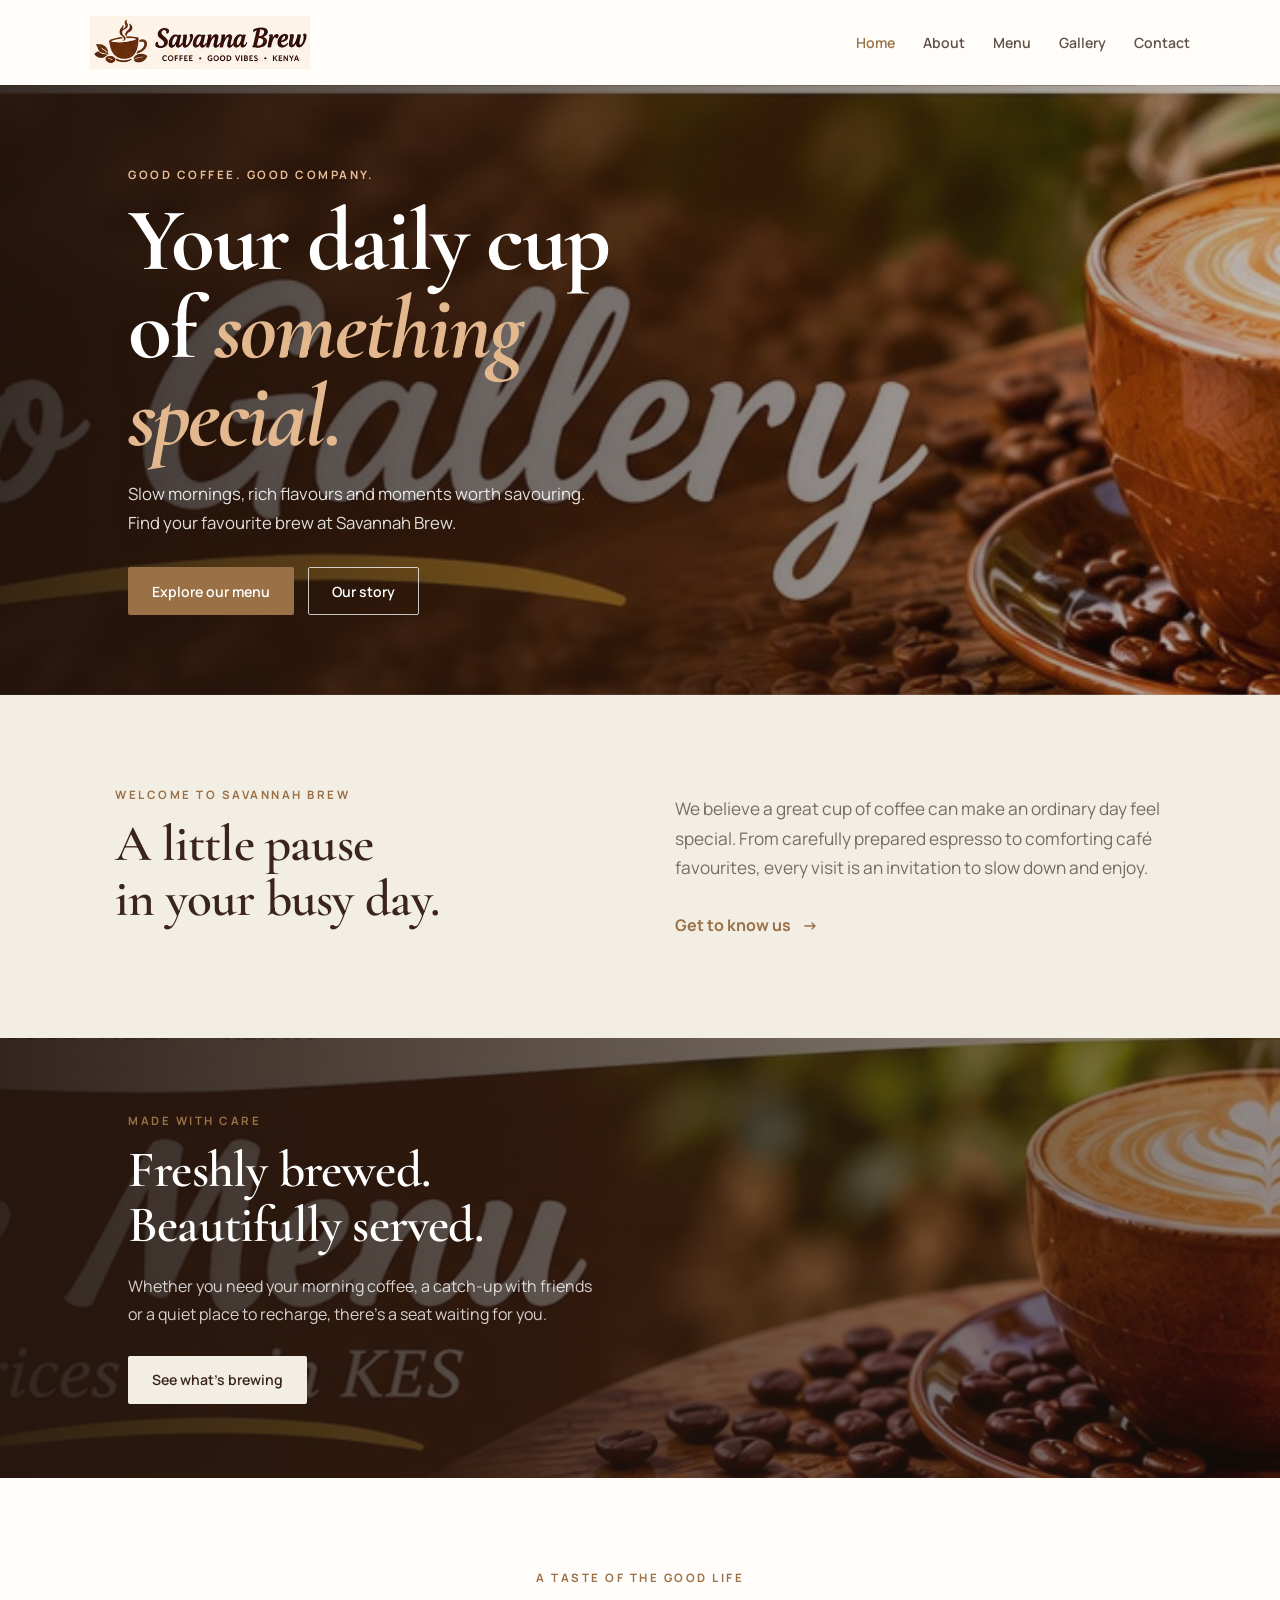
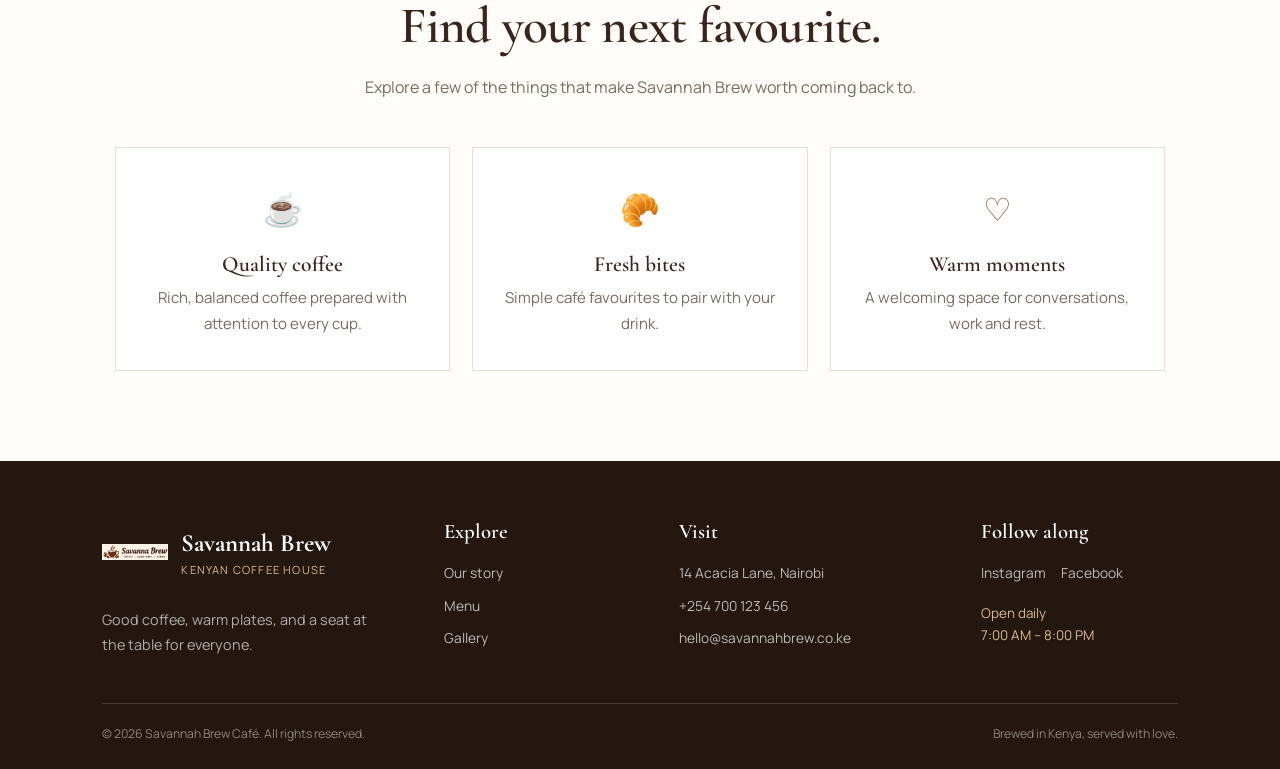
<file: index.html>
<!DOCTYPE html>
<html lang="en">
<head>
  <meta charset="UTF-8">
  <meta name="viewport" content="width=device-width, initial-scale=1.0">
  <meta name="description" content="Savannah Brew — thoughtfully brewed coffee, fresh bites and warm moments.">
  <title>Savannah Brew | Home</title>
  <link rel="stylesheet" href="css/style.css">
</head>
<body>
  <header class="site-header">
    <a class="brand-logo" href="index.html"><img src="resources/brand/savanna-brew-logo.png" alt="Savanna Brew"></a>
    <nav class="main-nav" aria-label="Main navigation">
      <a class="active" href="index.html">Home</a><a href="about.html">About</a>
      <a href="menu.html">Menu</a><a href="gallery.html">Gallery</a><a href="contact.html">Contact</a>
    </nav>
  </header>

  <main>
    <section class="hero">
      <div class="hero-content">
        <p class="eyebrow">GOOD COFFEE. GOOD COMPANY.</p>
        <h1>Your daily cup<br>of <em>something special.</em></h1>
        <p>Slow mornings, rich flavours and moments worth savouring. Find your favourite brew at Savannah Brew.</p>
        <div class="hero-actions">
          <a class="btn btn-primary" href="menu.html">Explore our menu</a>
          <a class="btn btn-outline" href="about.html">Our story</a>
        </div>
      </div>
    </section>

    <section class="section intro-grid">
      <div>
        <p class="eyebrow">WELCOME TO SAVANNAH BREW</p>
        <h2>A little pause<br>in your busy day.</h2>
      </div>
      <div>
        <p class="lead">We believe a great cup of coffee can make an ordinary day feel special. From carefully prepared espresso to comforting café favourites, every visit is an invitation to slow down and enjoy.</p>
        <a class="text-link" href="about.html">Get to know us <span>→</span></a>
      </div>
    </section>

    <section class="feature-band">
      <div class="feature-copy">
        <p class="eyebrow">MADE WITH CARE</p>
        <h2>Freshly brewed.<br>Beautifully served.</h2>
        <p>Whether you need your morning coffee, a catch-up with friends or a quiet place to recharge, there's a seat waiting for you.</p>
        <a class="btn btn-light" href="menu.html">See what's brewing</a>
      </div>
    </section>

    <section class="section center">
      <p class="eyebrow">A TASTE OF THE GOOD LIFE</p>
      <h2>Find your next favourite.</h2>
      <p class="section-intro">Explore a few of the things that make Savannah Brew worth coming back to.</p>
      <div class="three-cards">
        <article class="small-card"><div class="card-icon">☕</div><h3>Quality coffee</h3><p>Rich, balanced coffee prepared with attention to every cup.</p></article>
        <article class="small-card"><div class="card-icon">🥐</div><h3>Fresh bites</h3><p>Simple café favourites to pair with your drink.</p></article>
        <article class="small-card"><div class="card-icon">♡</div><h3>Warm moments</h3><p>A welcoming space for conversations, work and rest.</p></article>
      </div>
    </section>
  </main>

  <footer class="site-footer">
    <div class="container footer-main">
      <div class="footer-brand">
        <a class="brand brand-footer" href="index.html">
          <img class="brand-image" src="resources/brand/savanna-brew-logo.png" alt="Savannah Brew Café logo">
          <span class="brand-text"><strong>Savannah Brew</strong><small>Kenyan coffee house</small></span>
        </a>
        <p>Good coffee, warm plates, and a seat at the table for everyone.</p>
      </div>
      <div class="footer-column">
        <h3>Explore</h3>
        <a href="about.html">Our story</a>
        <a href="menu.html">Menu</a>
        <a href="gallery.html">Gallery</a>
      </div>
      <div class="footer-column">
        <h3>Visit</h3>
        <a href="contact.html">14 Acacia Lane, Nairobi</a>
        <a href="tel:+254700123456">+254 700 123 456</a>
        <a href="mailto:hello@savannahbrew.co.ke">hello@savannahbrew.co.ke</a>
      </div>
      <div class="footer-column">
        <h3>Follow along</h3>
        <div class="social-links">
          <a href="#" aria-label="Instagram">Instagram</a>
          <a href="#" aria-label="Facebook">Facebook</a>
        </div>
        <p class="footer-hours">Open daily<br>7:00 AM – 8:00 PM</p>
      </div>
    </div>
    <div class="container footer-bottom">
      <p>&copy; 2026 Savannah Brew Café. All rights reserved.</p>
      <p>Brewed in Kenya, served with love.</p>
    </div>
  </footer>
</body>
</html>
</file>
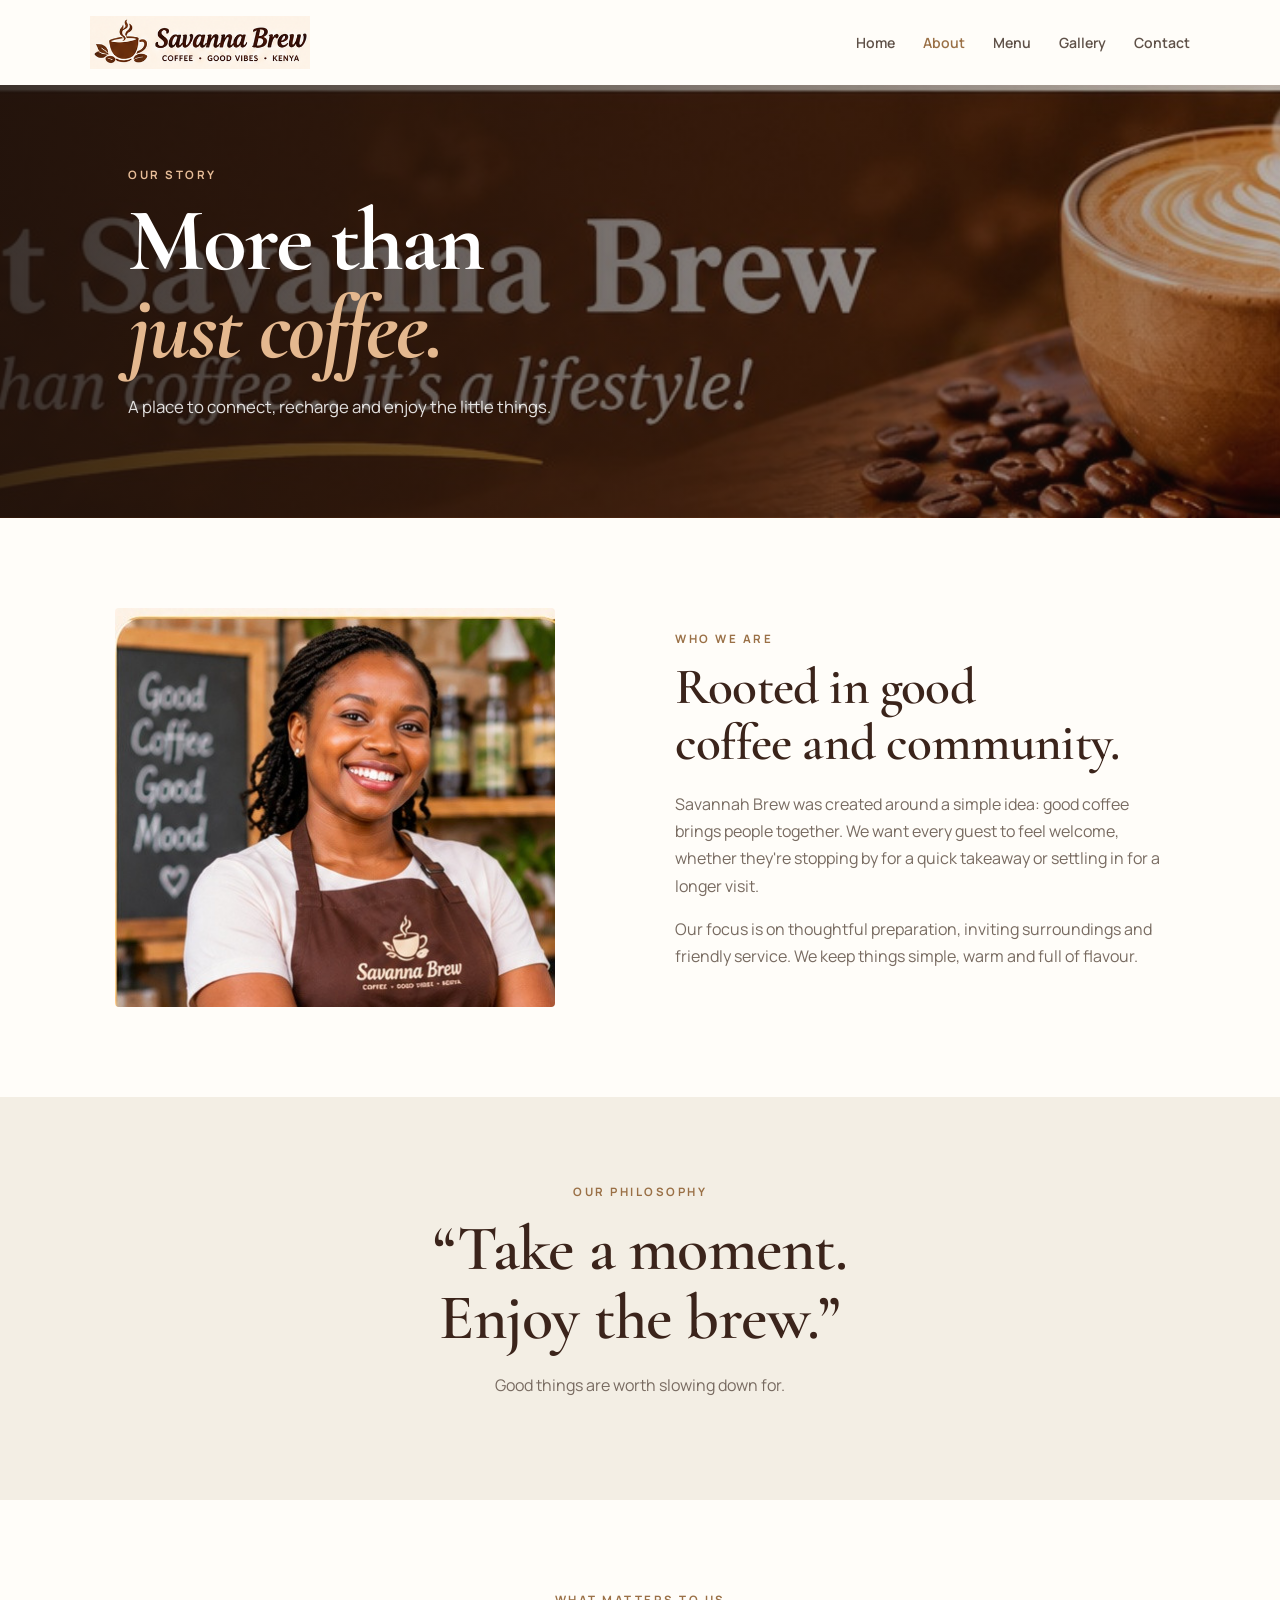
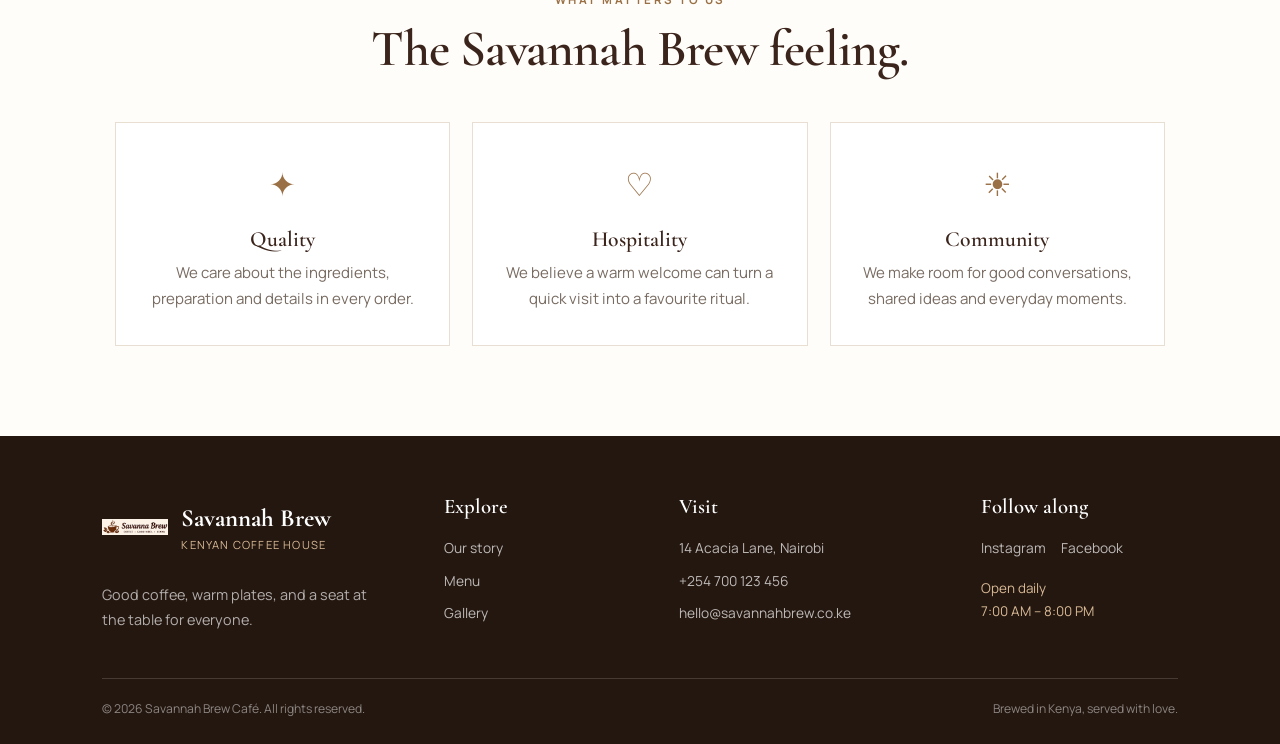
<file: about.html>
<!DOCTYPE html>
<html lang="en">
<head>
  <meta charset="UTF-8"><meta name="viewport" content="width=device-width, initial-scale=1.0">
  <title>About Us | Savannah Brew</title><link rel="stylesheet" href="css/style.css">
</head>
<body>
  <header class="site-header"><a class="brand-logo" href="index.html"><img src="resources/brand/savanna-brew-logo.png" alt="Savanna Brew"></a>
    <nav class="main-nav" aria-label="Main navigation"><a href="index.html">Home</a><a class="active" href="about.html">About</a><a href="menu.html">Menu</a><a href="gallery.html">Gallery</a><a href="contact.html">Contact</a></nav>
  </header>
  <main>
    <section class="page-hero about-hero"><div><p class="eyebrow">OUR STORY</p><h1>More than<br><em>just coffee.</em></h1><p>A place to connect, recharge and enjoy the little things.</p></div></section>
    <section class="section split-section">
      <img class="founder-photo" src="resources/about/founder-portrait.jpg" alt="Savanna Brew founder">
      <div><p class="eyebrow">WHO WE ARE</p><h2>Rooted in good<br>coffee and community.</h2>
        <p>Savannah Brew was created around a simple idea: good coffee brings people together. We want every guest to feel welcome, whether they're stopping by for a quick takeaway or settling in for a longer visit.</p>
        <p>Our focus is on thoughtful preparation, inviting surroundings and friendly service. We keep things simple, warm and full of flavour.</p>
      </div>
    </section>
    <section class="quote-section"><p class="eyebrow">OUR PHILOSOPHY</p><h2>“Take a moment.<br>Enjoy the brew.”</h2><p>Good things are worth slowing down for.</p></section>
    <section class="section center"><p class="eyebrow">WHAT MATTERS TO US</p><h2>The Savannah Brew feeling.</h2>
      <div class="three-cards"><article class="small-card"><div class="card-icon">✦</div><h3>Quality</h3><p>We care about the ingredients, preparation and details in every order.</p></article>
      <article class="small-card"><div class="card-icon">♡</div><h3>Hospitality</h3><p>We believe a warm welcome can turn a quick visit into a favourite ritual.</p></article>
      <article class="small-card"><div class="card-icon">☀</div><h3>Community</h3><p>We make room for good conversations, shared ideas and everyday moments.</p></article></div>
    </section>
  </main>
  <footer class="site-footer">
    <div class="container footer-main">
      <div class="footer-brand">
        <a class="brand brand-footer" href="index.html">
          <img class="brand-image" src="resources/brand/savanna-brew-logo.png" alt="Savannah Brew Café logo">
          <span class="brand-text"><strong>Savannah Brew</strong><small>Kenyan coffee house</small></span>
        </a>
        <p>Good coffee, warm plates, and a seat at the table for everyone.</p>
      </div>
      <div class="footer-column">
        <h3>Explore</h3>
        <a href="about.html">Our story</a>
        <a href="menu.html">Menu</a>
        <a href="gallery.html">Gallery</a>
      </div>
      <div class="footer-column">
        <h3>Visit</h3>
        <a href="contact.html">14 Acacia Lane, Nairobi</a>
        <a href="tel:+254700123456">+254 700 123 456</a>
        <a href="mailto:hello@savannahbrew.co.ke">hello@savannahbrew.co.ke</a>
      </div>
      <div class="footer-column">
        <h3>Follow along</h3>
        <div class="social-links">
          <a href="#" aria-label="Instagram">Instagram</a>
          <a href="#" aria-label="Facebook">Facebook</a>
        </div>
        <p class="footer-hours">Open daily<br>7:00 AM – 8:00 PM</p>
      </div>
    </div>
    <div class="container footer-bottom">
      <p>&copy; 2026 Savannah Brew Café. All rights reserved.</p>
      <p>Brewed in Kenya, served with love.</p>
    </div>
  </footer>
</body></html>
</file>
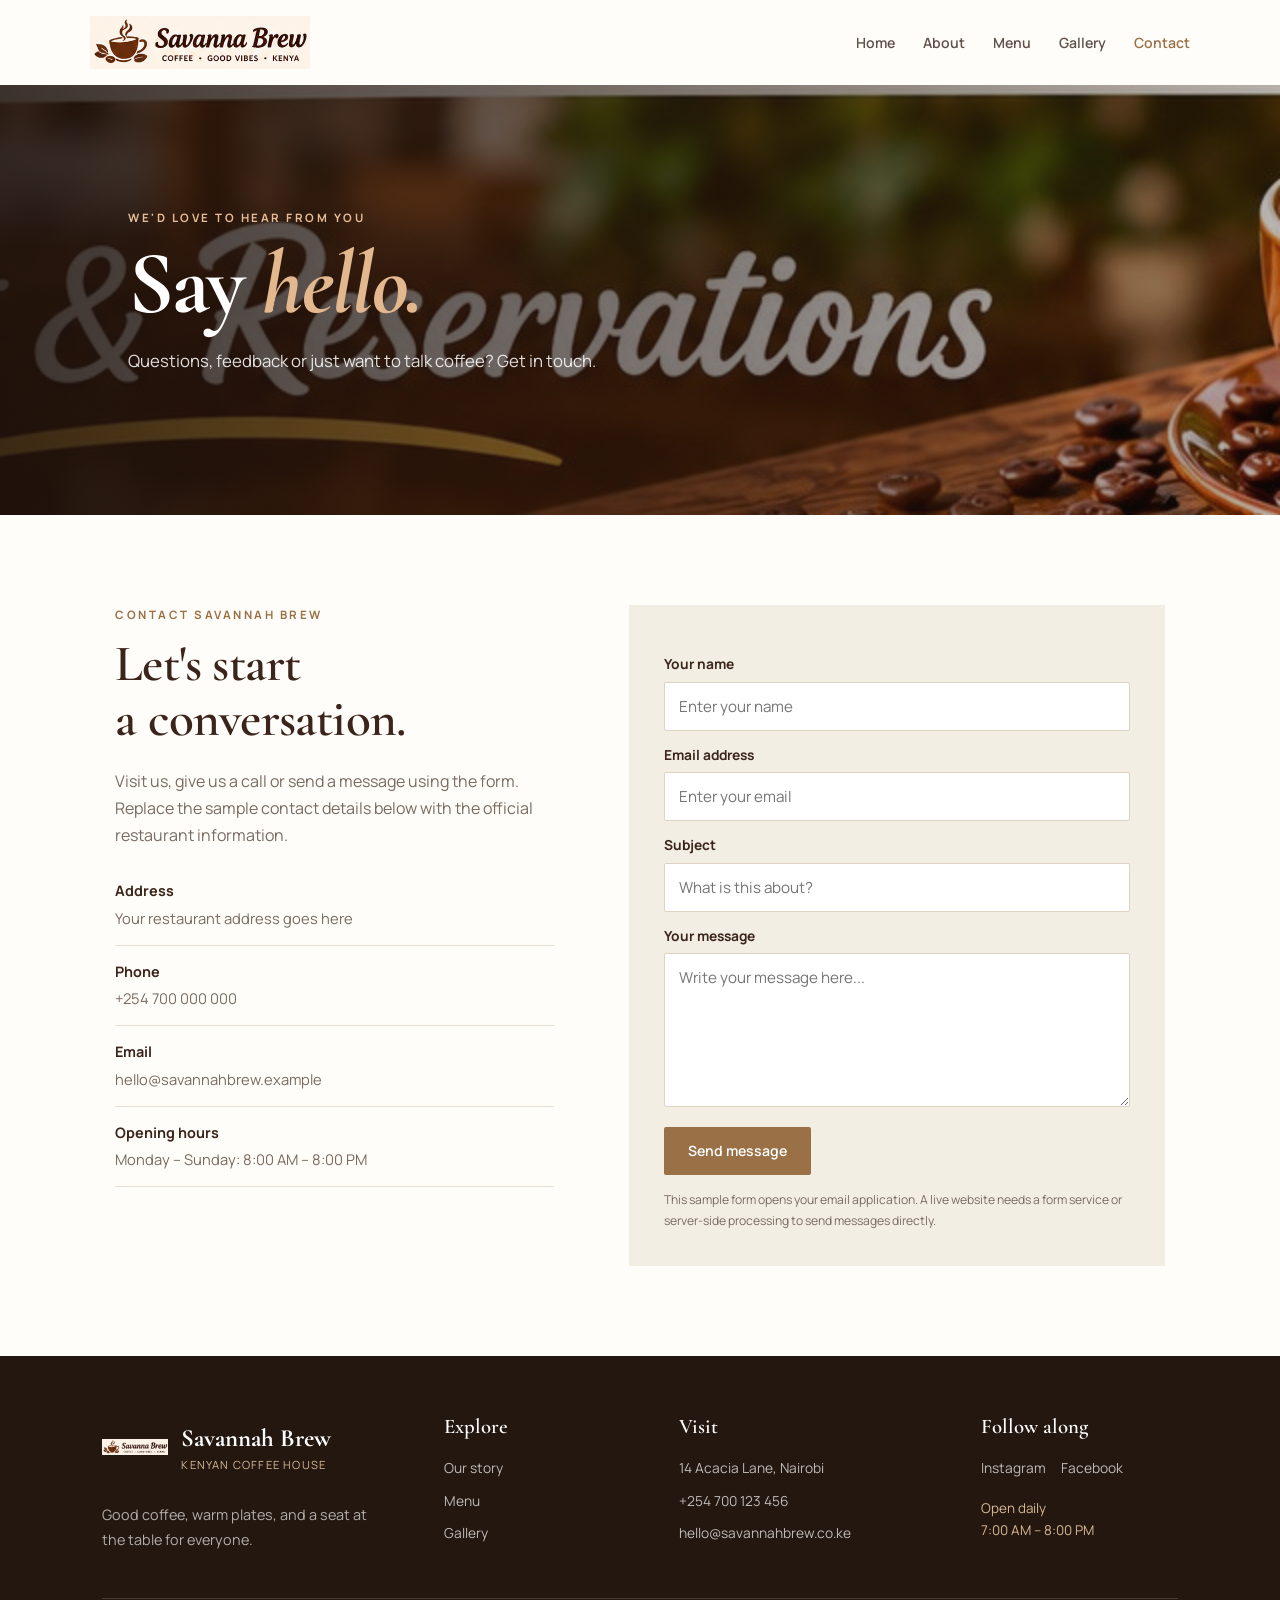
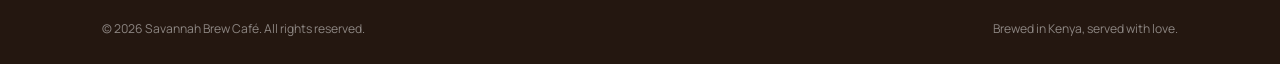
<file: contact.html>
<!DOCTYPE html>
<html lang="en">
<head>
  <meta charset="UTF-8"><meta name="viewport" content="width=device-width, initial-scale=1.0">
  <title>Contact Us | Savannah Brew</title><link rel="stylesheet" href="css/style.css">
</head>
<body>
  <header class="site-header"><a class="brand-logo" href="index.html"><img src="resources/brand/savanna-brew-logo.png" alt="Savanna Brew"></a>
    <nav class="main-nav" aria-label="Main navigation"><a href="index.html">Home</a><a href="about.html">About</a><a href="menu.html">Menu</a><a href="gallery.html">Gallery</a><a class="active" href="contact.html">Contact</a></nav>
  </header>
  <main>
    <section class="page-hero contact-hero"><div><p class="eyebrow">WE'D LOVE TO HEAR FROM YOU</p><h1>Say <em>hello.</em></h1><p>Questions, feedback or just want to talk coffee? Get in touch.</p></div></section>
    <section class="section contact-layout">
      <div><p class="eyebrow">CONTACT SAVANNAH BREW</p><h2>Let's start<br>a conversation.</h2><p>Visit us, give us a call or send a message using the form. Replace the sample contact details below with the official restaurant information.</p>
        <div class="contact-detail"><strong>Address</strong><span>Your restaurant address goes here</span></div>
        <div class="contact-detail"><strong>Phone</strong><span>+254 700 000 000</span></div>
        <div class="contact-detail"><strong>Email</strong><span>hello@savannahbrew.example</span></div>
        <div class="contact-detail"><strong>Opening hours</strong><span>Monday – Sunday: 8:00 AM – 8:00 PM</span></div>
      </div>
      <form class="contact-form" action="mailto:hello@savannahbrew.example" method="post" enctype="text/plain">
        <label for="name">Your name</label><input id="name" name="Name" type="text" placeholder="Enter your name" required>
        <label for="email">Email address</label><input id="email" name="Email" type="email" placeholder="Enter your email" required>
        <label for="subject">Subject</label><input id="subject" name="Subject" type="text" placeholder="What is this about?">
        <label for="message">Your message</label><textarea id="message" name="Message" rows="6" placeholder="Write your message here..." required></textarea>
        <button class="btn btn-primary" type="submit">Send message</button>
        <p class="form-note">This sample form opens your email application. A live website needs a form service or server-side processing to send messages directly.</p>
      </form>
    </section>
  </main>
  <footer class="site-footer">
    <div class="container footer-main">
      <div class="footer-brand">
        <a class="brand brand-footer" href="index.html">
          <img class="brand-image" src="resources/brand/savanna-brew-logo.png" alt="Savannah Brew Café logo">
          <span class="brand-text"><strong>Savannah Brew</strong><small>Kenyan coffee house</small></span>
        </a>
        <p>Good coffee, warm plates, and a seat at the table for everyone.</p>
      </div>
      <div class="footer-column">
        <h3>Explore</h3>
        <a href="about.html">Our story</a>
        <a href="menu.html">Menu</a>
        <a href="gallery.html">Gallery</a>
      </div>
      <div class="footer-column">
        <h3>Visit</h3>
        <a href="contact.html">14 Acacia Lane, Nairobi</a>
        <a href="tel:+254700123456">+254 700 123 456</a>
        <a href="mailto:hello@savannahbrew.co.ke">hello@savannahbrew.co.ke</a>
      </div>
      <div class="footer-column">
        <h3>Follow along</h3>
        <div class="social-links">
          <a href="#" aria-label="Instagram">Instagram</a>
          <a href="#" aria-label="Facebook">Facebook</a>
        </div>
        <p class="footer-hours">Open daily<br>7:00 AM – 8:00 PM</p>
      </div>
    </div>
    <div class="container footer-bottom">
      <p>&copy; 2026 Savannah Brew Café. All rights reserved.</p>
      <p>Brewed in Kenya, served with love.</p>
    </div>
  </footer>
</body></html>
</file>
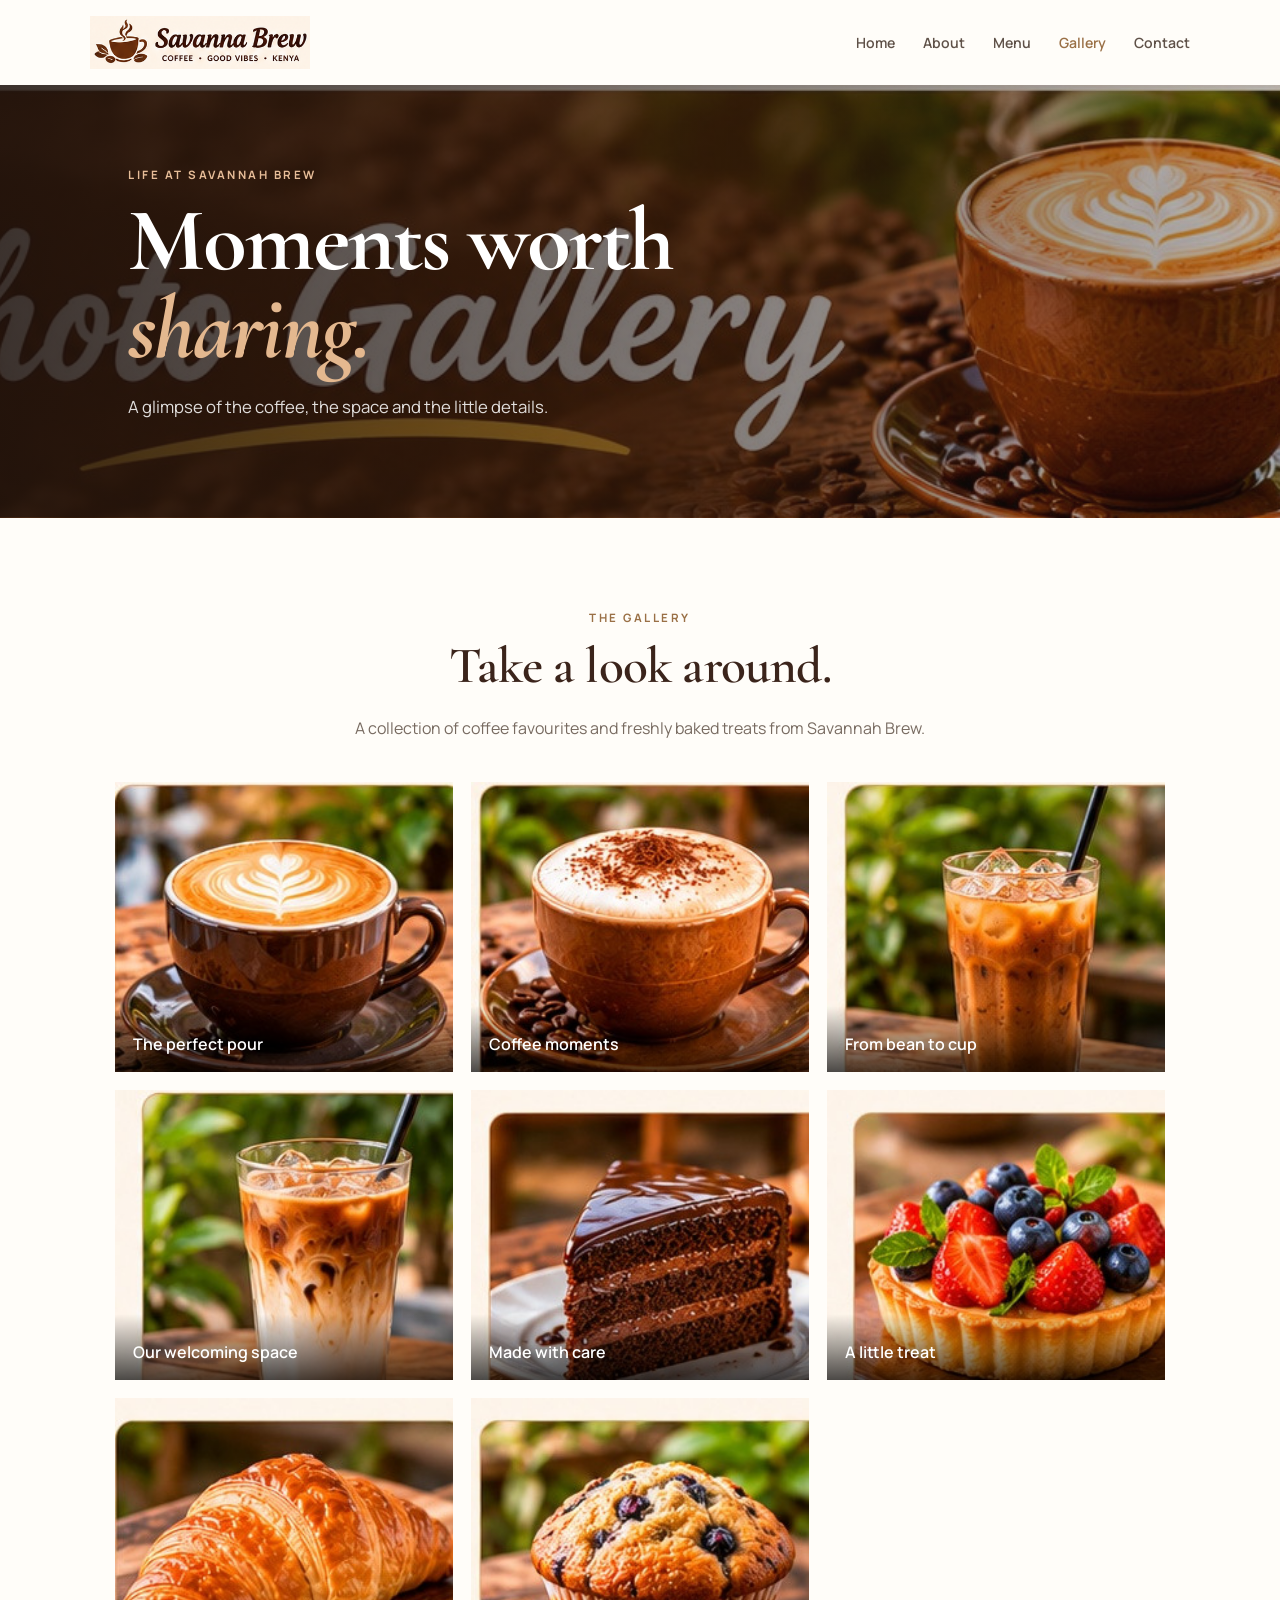
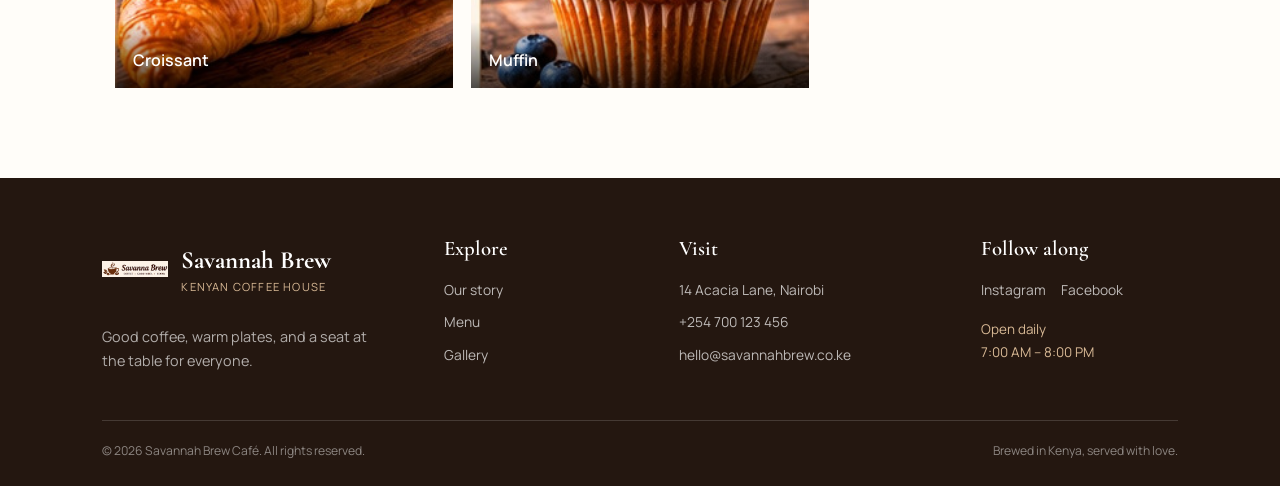
<file: gallery.html>
<!DOCTYPE html>
<html lang="en">
<head>
  <meta charset="UTF-8"><meta name="viewport" content="width=device-width, initial-scale=1.0">
  <title>Gallery | Savannah Brew</title><link rel="stylesheet" href="css/style.css">
</head>
<body>
  <header class="site-header"><a class="brand-logo" href="index.html"><img src="resources/brand/savanna-brew-logo.png" alt="Savanna Brew"></a>
    <nav class="main-nav" aria-label="Main navigation"><a href="index.html">Home</a><a href="about.html">About</a><a href="menu.html">Menu</a><a class="active" href="gallery.html">Gallery</a><a href="contact.html">Contact</a></nav>
  </header>
  <main>
    <section class="page-hero gallery-hero"><div><p class="eyebrow">LIFE AT SAVANNAH BREW</p><h1>Moments worth<br><em>sharing.</em></h1><p>A glimpse of the coffee, the space and the little details.</p></div></section>
    <section class="section"><div class="center"><p class="eyebrow">THE GALLERY</p><h2>Take a look around.</h2><p class="section-intro">A collection of coffee favourites and freshly baked treats from Savannah Brew.</p></div>
      <div class="gallery-grid">
        <figure><img src="resources/gallery/latte.jpg" alt="Freshly brewed coffee" onerror="this.style.display='none';this.parentElement.classList.add('image-fallback')"><figcaption>The perfect pour</figcaption></figure>
        <figure><img src="resources/gallery/cappuccino.jpg" alt="Coffee and café treats" onerror="this.style.display='none';this.parentElement.classList.add('image-fallback')"><figcaption>Coffee moments</figcaption></figure>
        <figure><img src="resources/gallery/iced-coffee.jpg" alt="Coffee beans" onerror="this.style.display='none';this.parentElement.classList.add('image-fallback')"><figcaption>From bean to cup</figcaption></figure>
        <figure><img src="resources/gallery/iced-latte.jpg" alt="Café interior" onerror="this.style.display='none';this.parentElement.classList.add('image-fallback')"><figcaption>Our welcoming space</figcaption></figure>
        <figure><img src="resources/gallery/chocolate-cake.jpg" alt="Barista preparing coffee" onerror="this.style.display='none';this.parentElement.classList.add('image-fallback')"><figcaption>Made with care</figcaption></figure>
        <figure><img src="resources/gallery/fruit-tart.jpg" alt="Pastry served with coffee" onerror="this.style.display='none';this.parentElement.classList.add('image-fallback')"><figcaption>A little treat</figcaption></figure>
      <figure><img src="resources/gallery/croissant.jpg" alt="Fresh croissant"><figcaption>Croissant</figcaption></figure>
        <figure><img src="resources/gallery/muffin.jpg" alt="Fresh muffin"><figcaption>Muffin</figcaption></figure>
      </div>
    </section>
  </main>
  <footer class="site-footer">
    <div class="container footer-main">
      <div class="footer-brand">
        <a class="brand brand-footer" href="index.html">
          <img class="brand-image" src="resources/brand/savanna-brew-logo.png" alt="Savannah Brew Café logo">
          <span class="brand-text"><strong>Savannah Brew</strong><small>Kenyan coffee house</small></span>
        </a>
        <p>Good coffee, warm plates, and a seat at the table for everyone.</p>
      </div>
      <div class="footer-column">
        <h3>Explore</h3>
        <a href="about.html">Our story</a>
        <a href="menu.html">Menu</a>
        <a href="gallery.html">Gallery</a>
      </div>
      <div class="footer-column">
        <h3>Visit</h3>
        <a href="contact.html">14 Acacia Lane, Nairobi</a>
        <a href="tel:+254700123456">+254 700 123 456</a>
        <a href="mailto:hello@savannahbrew.co.ke">hello@savannahbrew.co.ke</a>
      </div>
      <div class="footer-column">
        <h3>Follow along</h3>
        <div class="social-links">
          <a href="#" aria-label="Instagram">Instagram</a>
          <a href="#" aria-label="Facebook">Facebook</a>
        </div>
        <p class="footer-hours">Open daily<br>7:00 AM – 8:00 PM</p>
      </div>
    </div>
    <div class="container footer-bottom">
      <p>&copy; 2026 Savannah Brew Café. All rights reserved.</p>
      <p>Brewed in Kenya, served with love.</p>
    </div>
  </footer>
</body></html>
</file>
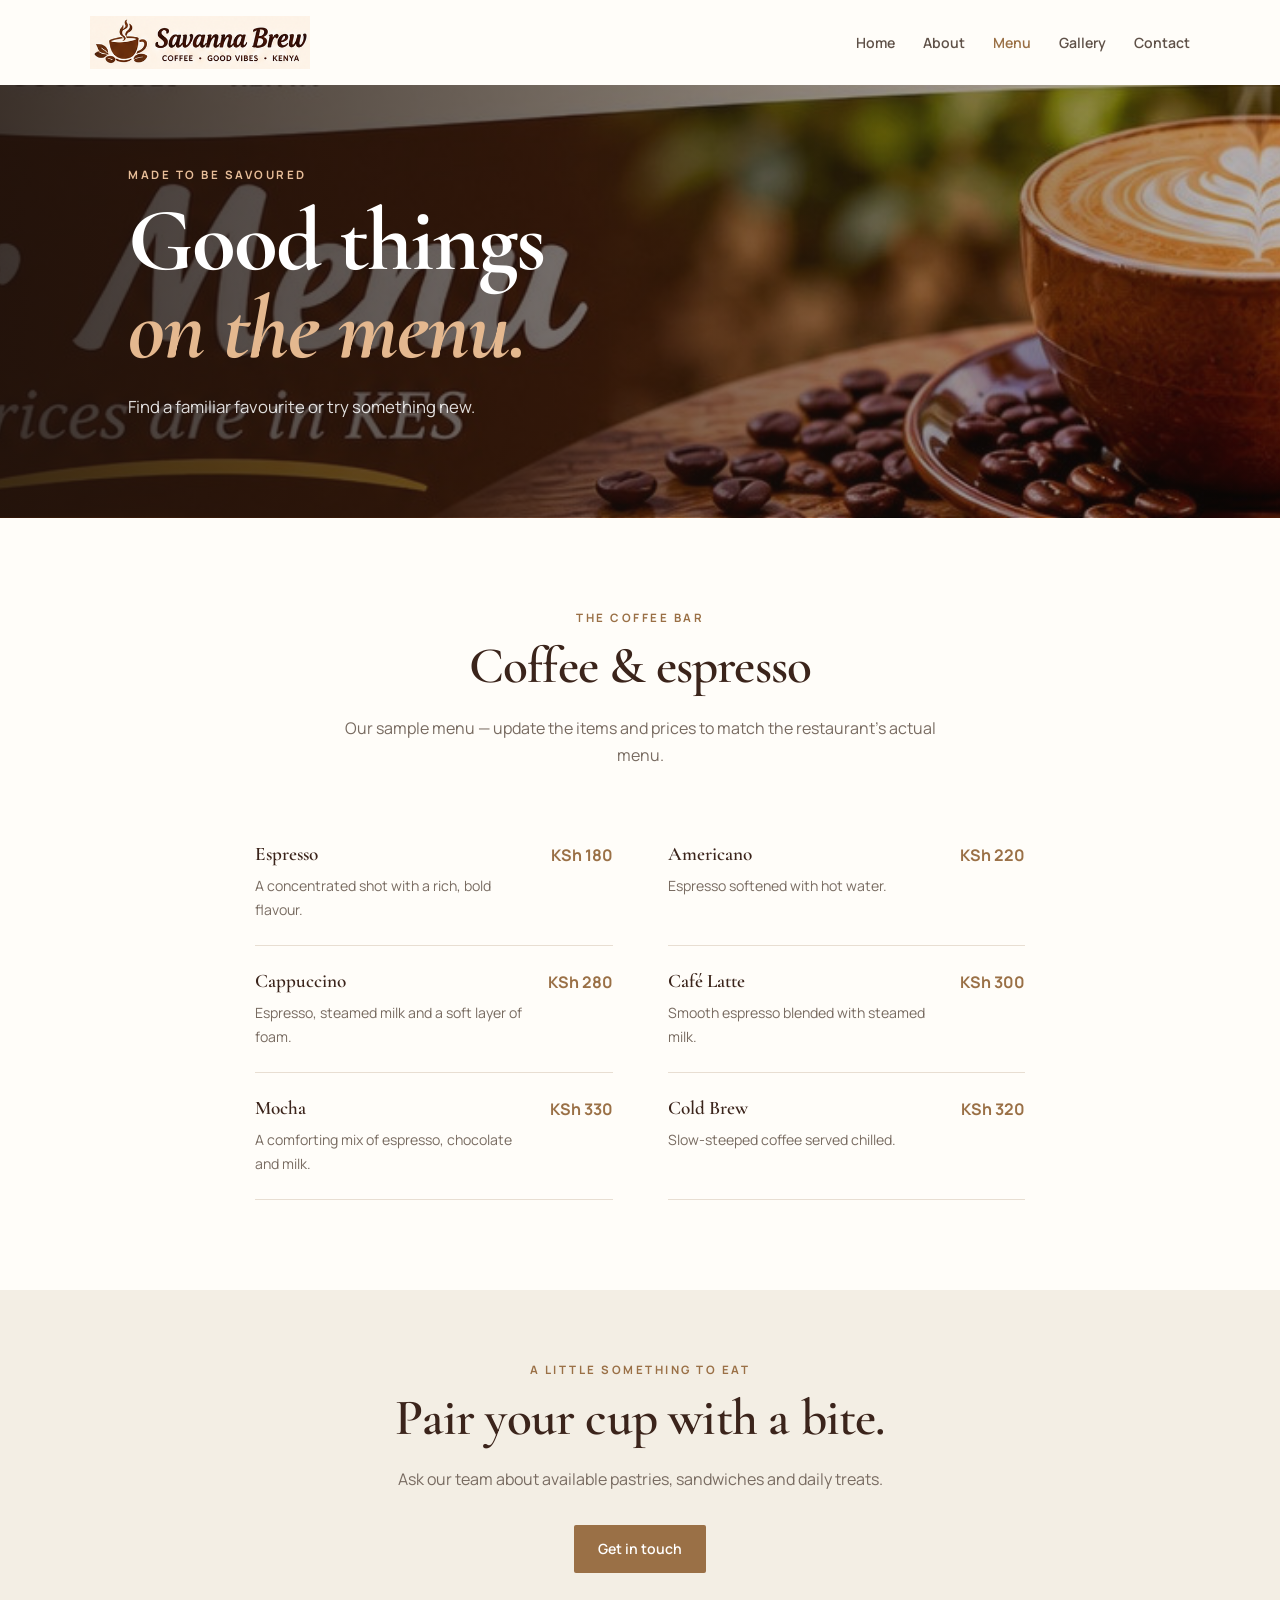
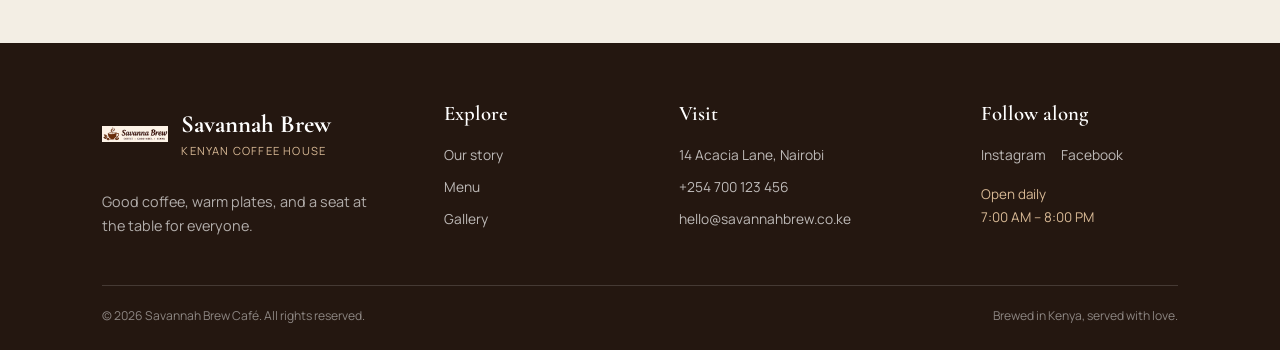
<file: menu.html>
<!DOCTYPE html>
<html lang="en">
<head>
  <meta charset="UTF-8"><meta name="viewport" content="width=device-width, initial-scale=1.0">
  <title>Menu | Savannah Brew</title><link rel="stylesheet" href="css/style.css">
</head>
<body>
  <header class="site-header"><a class="brand-logo" href="index.html"><img src="resources/brand/savanna-brew-logo.png" alt="Savanna Brew"></a>
    <nav class="main-nav" aria-label="Main navigation"><a href="index.html">Home</a><a href="about.html">About</a><a class="active" href="menu.html">Menu</a><a href="gallery.html">Gallery</a><a href="contact.html">Contact</a></nav>
  </header>
  <main>
    <section class="page-hero menu-hero"><div><p class="eyebrow">MADE TO BE SAVOURED</p><h1>Good things<br><em>on the menu.</em></h1><p>Find a familiar favourite or try something new.</p></div></section>
    <section class="section menu-section">
      <div class="center"><p class="eyebrow">THE COFFEE BAR</p><h2>Coffee & espresso</h2><p class="section-intro">Our sample menu — update the items and prices to match the restaurant's actual menu.</p></div>
      <div class="menu-list">
        <article class="menu-item"><div><h3>Espresso</h3><p>A concentrated shot with a rich, bold flavour.</p></div><strong>KSh 180</strong></article>
        <article class="menu-item"><div><h3>Americano</h3><p>Espresso softened with hot water.</p></div><strong>KSh 220</strong></article>
        <article class="menu-item"><div><h3>Cappuccino</h3><p>Espresso, steamed milk and a soft layer of foam.</p></div><strong>KSh 280</strong></article>
        <article class="menu-item"><div><h3>Café Latte</h3><p>Smooth espresso blended with steamed milk.</p></div><strong>KSh 300</strong></article>
        <article class="menu-item"><div><h3>Mocha</h3><p>A comforting mix of espresso, chocolate and milk.</p></div><strong>KSh 330</strong></article>
        <article class="menu-item"><div><h3>Cold Brew</h3><p>Slow-steeped coffee served chilled.</p></div><strong>KSh 320</strong></article>
      </div>
    </section>
    <section class="menu-note"><p class="eyebrow">A LITTLE SOMETHING TO EAT</p><h2>Pair your cup with a bite.</h2><p>Ask our team about available pastries, sandwiches and daily treats.</p><a class="btn btn-primary" href="contact.html">Get in touch</a></section>
  </main>
  <footer class="site-footer">
    <div class="container footer-main">
      <div class="footer-brand">
        <a class="brand brand-footer" href="index.html">
          <img class="brand-image" src="resources/brand/savanna-brew-logo.png" alt="Savannah Brew Café logo">
          <span class="brand-text"><strong>Savannah Brew</strong><small>Kenyan coffee house</small></span>
        </a>
        <p>Good coffee, warm plates, and a seat at the table for everyone.</p>
      </div>
      <div class="footer-column">
        <h3>Explore</h3>
        <a href="about.html">Our story</a>
        <a href="menu.html">Menu</a>
        <a href="gallery.html">Gallery</a>
      </div>
      <div class="footer-column">
        <h3>Visit</h3>
        <a href="contact.html">14 Acacia Lane, Nairobi</a>
        <a href="tel:+254700123456">+254 700 123 456</a>
        <a href="mailto:hello@savannahbrew.co.ke">hello@savannahbrew.co.ke</a>
      </div>
      <div class="footer-column">
        <h3>Follow along</h3>
        <div class="social-links">
          <a href="#" aria-label="Instagram">Instagram</a>
          <a href="#" aria-label="Facebook">Facebook</a>
        </div>
        <p class="footer-hours">Open daily<br>7:00 AM – 8:00 PM</p>
      </div>
    </div>
    <div class="container footer-bottom">
      <p>&copy; 2026 Savannah Brew Café. All rights reserved.</p>
      <p>Brewed in Kenya, served with love.</p>
    </div>
  </footer>
</body></html>
</file>
<file: css/style.css>
/* SAVANNAH BREW — shared website stylesheet */
@import url('https://fonts.googleapis.com/css2?family=Manrope:wght@400;500;600;700;800&family=Cormorant+Garamond:ital,wght@0,500;0,600;0,700;1,500;1,600&display=swap');

:root {
  --coffee: #3b241b;
  --coffee-dark: #241710;
  --caramel: #9a7046;
  --cream: #f3eee4;
  --paper: #fffdf9;
  --muted: #786b61;
  --line: #e8ded2;
}
* { box-sizing: border-box; }
html { scroll-behavior: smooth; }
body { margin: 0; color: var(--coffee-dark); background: var(--paper); font-family: 'Manrope', Arial, sans-serif; line-height: 1.7; }
a { color: inherit; text-decoration: none; }
.site-header { min-height: 82px; padding: 16px 7%; display: flex; align-items: center; justify-content: space-between; gap: 25px; background: var(--paper); }
.logo { font-family: 'Cormorant Garamond', Georgia, serif; font-size: 1.65rem; font-weight: 700; letter-spacing: -.5px; color: var(--coffee); white-space: nowrap; }
.logo span { color: var(--caramel); font-style: italic; }
.main-nav { display: flex; flex-wrap: wrap; align-items: center; gap: 28px; }
.main-nav a { color: #5f5148; font-size: .88rem; font-weight: 600; transition: color .2s; }
.main-nav a:hover, .main-nav a.active { color: var(--caramel); }
.hero, .page-hero { position: relative; display: flex; align-items: center; min-height: 590px; padding: 80px 10%; color: white; background-color: #38241a; background-image: linear-gradient(90deg, rgba(28,17,12,.88), rgba(28,17,12,.28)), url('../resources/banners/gallery-coffee-banner.jpg'); background-position: center; background-size: cover; }
.hero-content, .page-hero > div { max-width: 620px; position: relative; z-index: 1; }
.hero h1, .page-hero h1 { margin: 12px 0 20px; font: 700 clamp(3.2rem, 7vw, 5.8rem)/.98 'Cormorant Garamond', Georgia, serif; letter-spacing: -2px; }
.hero h1 em, .page-hero h1 em { color: #e4b88f; }
.hero-content > p:not(.eyebrow), .page-hero > div > p:not(.eyebrow) { max-width: 490px; color: rgba(255,255,255,.86); font-size: 1.05rem; }
.eyebrow { margin: 0 0 12px; color: var(--caramel); font-size: .72rem; font-weight: 700; letter-spacing: 2.5px; }
.hero .eyebrow, .page-hero .eyebrow { color: #e7bd98; }
.hero-actions { display: flex; flex-wrap: wrap; gap: 14px; margin-top: 30px; }
.btn { display: inline-flex; align-items: center; justify-content: center; min-height: 48px; padding: 12px 23px; border: 1px solid transparent; border-radius: 2px; cursor: pointer; font: 600 .88rem 'Manrope', sans-serif; transition: .2s; }
.btn-primary { background: var(--caramel); color: white; }
.btn-primary:hover { background: var(--coffee); }
.btn-outline { border-color: rgba(255,255,255,.75); color: white; }
.btn-outline:hover { background: white; color: var(--coffee); }
.btn-light { background: var(--cream); color: var(--coffee); }
.btn-light:hover { background: white; }
.section { padding: 90px 9%; }
h2 { margin: 0 0 20px; color: var(--coffee); font: 600 clamp(2.35rem, 4vw, 3.55rem)/1.08 'Cormorant Garamond', Georgia, serif; letter-spacing: -.8px; }
h3 { margin: 0 0 8px; color: var(--coffee); font: 600 1.35rem 'Cormorant Garamond', Georgia, serif; }
p { margin-top: 0; }
.intro-grid { display: grid; grid-template-columns: 1fr 1fr; gap: 70px; align-items: center; background: var(--cream); }
.lead { color: var(--muted); font-size: 1.08rem; }
.text-link { display: inline-block; margin-top: 12px; color: var(--caramel); font-weight: 700; }
.text-link span { margin-left: 8px; }
.feature-band { min-height: 440px; display: flex; align-items: center; padding: 70px 10%; color: white; background: linear-gradient(90deg, rgba(35,22,15,.93), rgba(35,22,15,.48)), url('../resources/banners/menu-coffee-banner.jpg') center/cover, #493024; }
.feature-copy { max-width: 540px; }
.feature-copy h2 { color: white; }
.feature-copy > p:not(.eyebrow) { color: rgba(255,255,255,.8); max-width: 480px; }
.feature-copy .btn { margin-top: 12px; }
.center { text-align: center; }
.section-intro { max-width: 620px; margin: 0 auto 38px; color: var(--muted); }
.three-cards { display: grid; grid-template-columns: repeat(3, 1fr); gap: 22px; margin-top: 45px; text-align: center; }
.small-card { padding: 34px 25px; border: 1px solid var(--line); background: white; }
.small-card p { margin-bottom: 0; color: var(--muted); font-size: .94rem; }
.card-icon { margin-bottom: 15px; color: var(--caramel); font-size: 2rem; }
.site-footer { padding: 48px 8% 28px; text-align: center; color: rgba(255,255,255,.75); background: var(--coffee-dark); }
.site-footer .logo { color: white; }
.site-footer p { margin: 8px 0; }
.copyright { margin-top: 25px !important; color: rgba(255,255,255,.48); font-size: .78rem; }
.page-hero { min-height: 430px; }
.about-hero { background-image: linear-gradient(90deg, rgba(28,17,12,.86), rgba(28,17,12,.3)), url('../resources/banners/about-coffee-banner.jpg'); }
.menu-hero { background-image: linear-gradient(90deg, rgba(28,17,12,.86), rgba(28,17,12,.3)), url('../resources/banners/menu-coffee-banner.jpg'); }
.gallery-hero { background-image: linear-gradient(90deg, rgba(28,17,12,.86), rgba(28,17,12,.3)), url('../resources/banners/gallery-coffee-banner.jpg'); }
.contact-hero { background-image: linear-gradient(90deg, rgba(28,17,12,.86), rgba(28,17,12,.3)), url('../resources/banners/contact-coffee-banner.jpg'); }
.split-section { display: grid; grid-template-columns: 1fr 1fr; align-items: center; gap: 70px; }
.split-section p:not(.eyebrow) { color: var(--muted); }
.photo-placeholder { min-height: 430px; background: linear-gradient(135deg, #7c5238, #d4b18e 55%, #493024); }
.coffee-photo { background: linear-gradient(135deg, rgba(55,32,21,.12), rgba(55,32,21,.12)), url('../resources/about/founder-portrait.jpg') center/cover, #8a6246; }
.quote-section { padding: 85px 20px; text-align: center; background: var(--cream); }
.quote-section h2 { font-size: clamp(2.5rem, 5vw, 4rem); }
.quote-section > p:last-child { color: var(--muted); }
.menu-section { max-width: 1000px; margin: auto; }
.menu-list { display: grid; grid-template-columns: 1fr 1fr; gap: 0 55px; margin-top: 50px; }
.menu-item { display: flex; justify-content: space-between; align-items: flex-start; gap: 18px; padding: 23px 0; border-bottom: 1px solid var(--line); }
.menu-item h3 { font-size: 1.2rem; }
.menu-item p { margin: 0; color: var(--muted); font-size: .88rem; }
.menu-item strong { color: var(--caramel); white-space: nowrap; }
.menu-note { padding: 70px 20px; text-align: center; background: var(--cream); }
.menu-note p:not(.eyebrow) { color: var(--muted); }
.menu-note .btn { margin-top: 15px; }
.gallery-grid { display: grid; grid-template-columns: repeat(3, 1fr); gap: 18px; margin-top: 40px; }
.gallery-grid figure { position: relative; min-height: 260px; margin: 0; overflow: hidden; background: linear-gradient(135deg, #d5b797, #68432e); }
.gallery-grid img { display: block; width: 100%; height: 290px; object-fit: cover; transition: transform .35s; }
.gallery-grid figure:hover img { transform: scale(1.05); }
.gallery-grid figcaption { position: absolute; right: 0; bottom: 0; left: 0; padding: 25px 18px 14px; color: white; font-weight: 600; background: linear-gradient(transparent, rgba(0,0,0,.7)); }
.gallery-grid .image-fallback::after { content: 'Add your gallery image here'; display: grid; place-items: center; min-height: 260px; color: white; font-size: .9rem; }
.contact-layout { display: grid; grid-template-columns: .9fr 1.1fr; gap: 75px; }
.contact-layout > div > p:not(.eyebrow) { color: var(--muted); }
.contact-detail { display: flex; flex-direction: column; gap: 2px; padding: 14px 0; border-bottom: 1px solid var(--line); }
.contact-detail strong { color: var(--coffee); font-size: .9rem; }
.contact-detail span { color: var(--muted); font-size: .92rem; }
.contact-form { display: flex; flex-direction: column; padding: 35px; background: var(--cream); }
.contact-form label { margin: 12px 0 6px; color: var(--coffee); font-size: .86rem; font-weight: 700; }
.contact-form input, .contact-form textarea { width: 100%; padding: 13px 14px; border: 1px solid #ded2c5; border-radius: 2px; outline: none; background: white; color: var(--coffee-dark); font: .95rem 'Manrope', sans-serif; }
.contact-form input:focus, .contact-form textarea:focus { border-color: var(--caramel); }
.contact-form textarea { resize: vertical; }
.contact-form button { align-self: flex-start; margin-top: 20px; }
.form-note { margin: 15px 0 0; color: var(--muted); font-size: .76rem; }
@media (max-width: 800px) {
  .site-header { flex-direction: column; padding: 18px 5%; }
  .main-nav { justify-content: center; gap: 13px 20px; }
  .hero, .page-hero { min-height: 480px; padding: 65px 7%; }
  .intro-grid, .split-section, .contact-layout { grid-template-columns: 1fr; gap: 35px; }
  .three-cards { grid-template-columns: 1fr; }
  .menu-list { grid-template-columns: 1fr; }
  .gallery-grid { grid-template-columns: repeat(2, 1fr); }
}
@media (max-width: 520px) {
  .main-nav { gap: 10px 14px; }
  .main-nav a { font-size: .8rem; }
  .hero h1, .page-hero h1 { letter-spacing: -1px; }
  .section { padding: 65px 7%; }
  .gallery-grid { grid-template-columns: 1fr; }
  .gallery-grid img { height: 260px; }
  .contact-form { padding: 24px 18px; }
}

.founder-photo{display:block;width:100%;max-width:440px;min-height:320px;object-fit:cover;border-radius:4px}

.brand-logo img{display:block;width:220px;max-height:68px;object-fit:contain}
@media(max-width:800px){.brand-logo img{width:190px}}


/* Shared multi-column footer, matching the supplied example */
.container { width: min(1180px, 100%); margin-inline: auto; }
.site-footer { padding: 58px 8% 24px; text-align: left; color: rgba(255,255,255,.76); background: var(--coffee-dark); }
.footer-main { display: grid; grid-template-columns: 1.55fr 1fr 1.35fr 1fr; gap: 38px; padding-bottom: 38px; }
.footer-brand .brand-footer { display: inline-flex; align-items: center; gap: 13px; margin-bottom: 15px; color: #fff; }
.brand-image { display: block; width: 66px; height: 66px; object-fit: contain; }
.brand-text { display: flex; flex-direction: column; line-height: 1.2; }
.brand-text strong { font: 700 1.55rem 'Cormorant Garamond', Georgia, serif; }
.brand-text small { margin-top: 5px; color: #d8b995; font-size: .7rem; letter-spacing: 1.2px; text-transform: uppercase; }
.footer-brand > p { max-width: 270px; color: rgba(255,255,255,.65); font-size: .9rem; }
.footer-column { display: flex; flex-direction: column; align-items: flex-start; gap: 9px; }
.footer-column h3 { margin: 0 0 8px; color: #fff; font: 600 1.3rem 'Cormorant Garamond', Georgia, serif; }
.footer-column > a, .social-links a { color: rgba(255,255,255,.7); font-size: .86rem; transition: color .2s; }
.footer-column > a:hover, .social-links a:hover { color: #e4b88f; }
.social-links { display: flex; gap: 15px; }
.footer-hours { margin-top: 8px !important; color: #d8b995; font-size: .84rem; line-height: 1.7; }
.footer-bottom { display: flex; justify-content: space-between; gap: 20px; padding-top: 20px; border-top: 1px solid rgba(255,255,255,.15); }
.footer-bottom p { margin: 0; color: rgba(255,255,255,.48); font-size: .76rem; }
@media (max-width: 800px) { .footer-main { grid-template-columns: repeat(2, minmax(0,1fr)); gap: 30px; } }
@media (max-width: 520px) { .site-footer { padding: 42px 7% 22px; } .footer-main { grid-template-columns: 1fr 1fr; gap: 26px 18px; } .footer-brand { grid-column: 1 / -1; } .footer-bottom { flex-direction: column; gap: 7px; } .brand-image { width: 54px; height: 54px; } }
</file>
